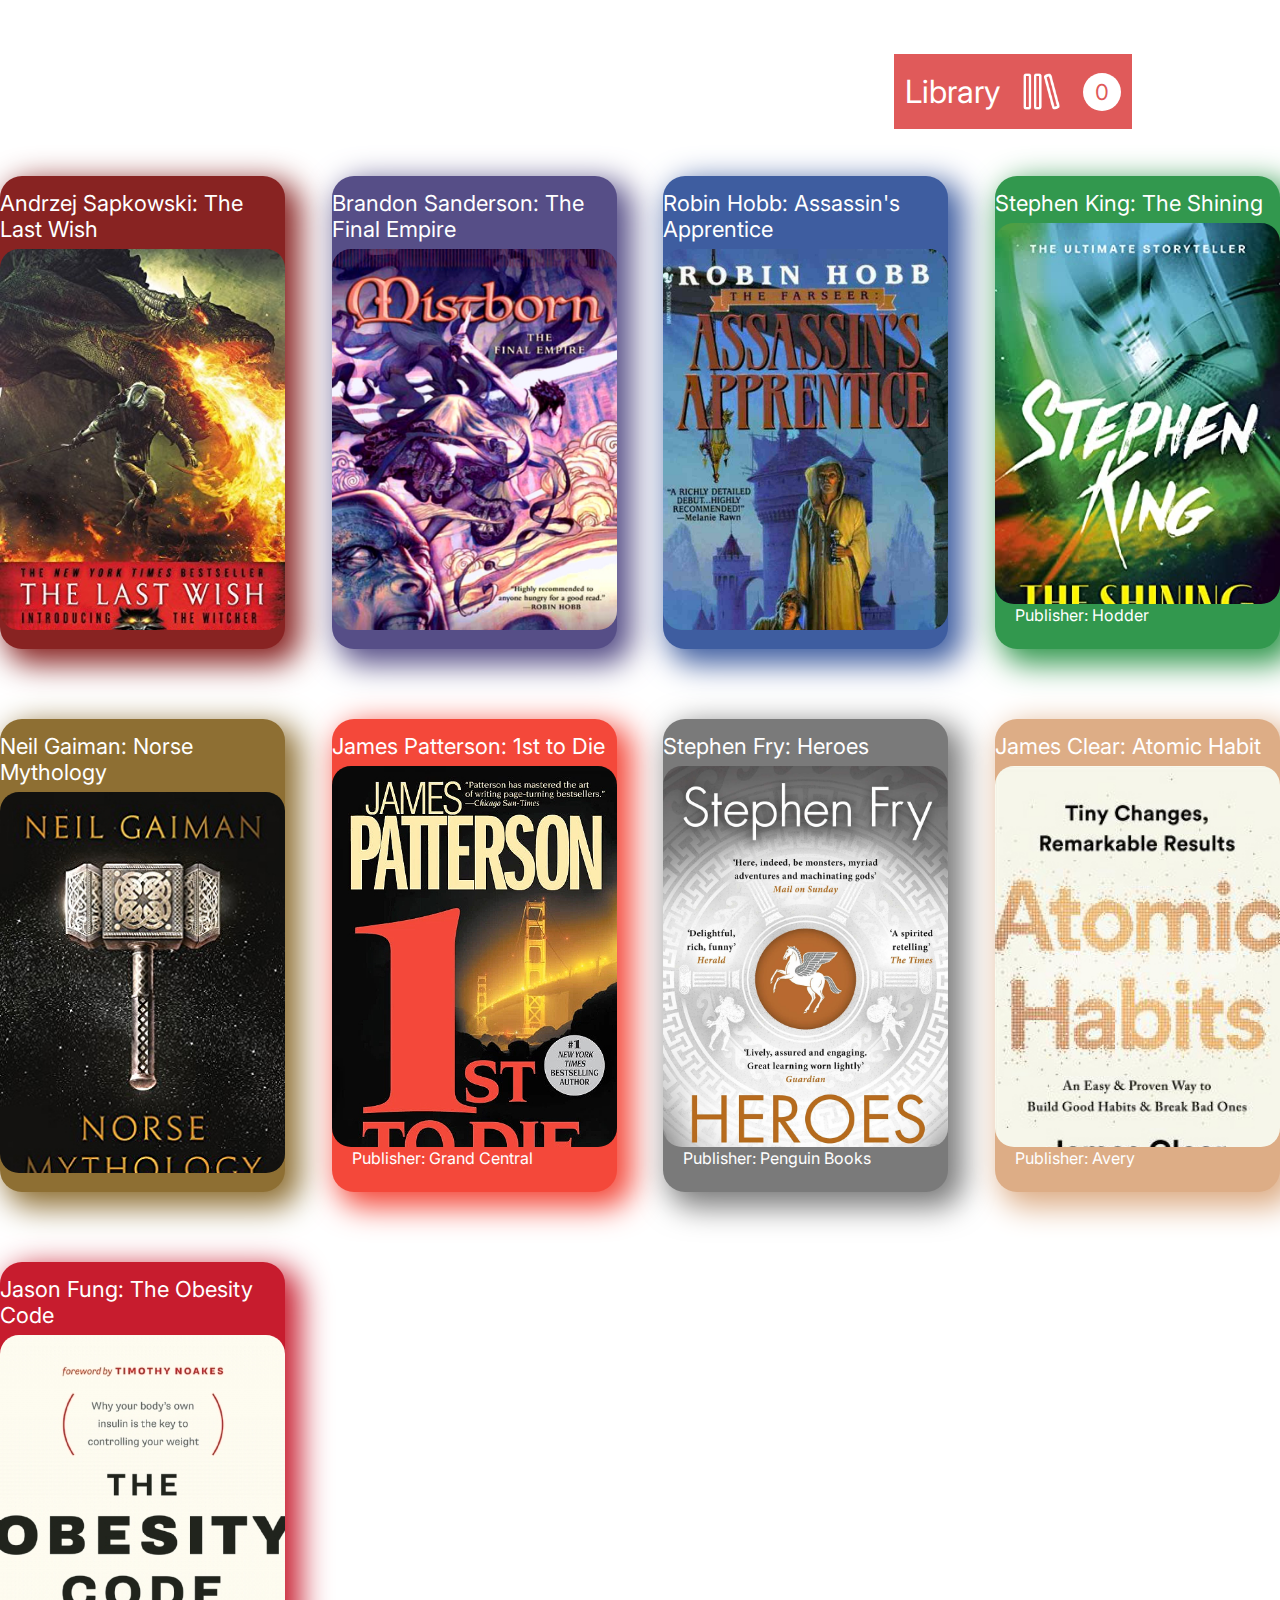
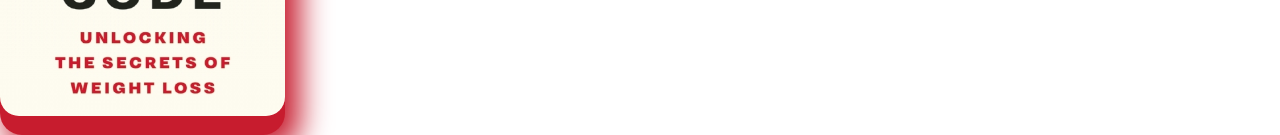
<file: index.html>
<!DOCTYPE html>
<html lang="en">
<head>
    <meta charset="UTF-8">
    <meta name="viewport" content="width=device-width, initial-scale=1.0">
    <link rel="stylesheet" href="style.css">
    <script src="script.js" defer></script>
    <title>Library OOP</title>
</head>
<body>
    <div class="library-btn">
        <p>Library</p>
        <img src="Images/music-album (2).png" alt="">
        <div class="circle">
            <p>4</p>
        </div>
    </div>
    <div class="book-container"></div>
    
    <div class="blur"></div>

    <div class="library-container">
        <div class="library-books">
            <div class="library-book">
                <img src="Images/final empire.jpg" alt="">
                <div class="library-info">
                    <p>Author: Brandon Sanderson</p>
                    <p>Title: The Final Empire</p>
                    <p>Publisher: Gollancz</p>
                    <p>Pages: 650</p>
                </div>
                <div class="library-gernes">
                    <p>Gernes:</p>
                    <div>
                        <span>Fiction</span>
                        <span>High Fantasy</span>
                        <span>Fantasy</span>
                    </div>
                </div>
                <img src="Images/remove (1).png" alt="">
            </div>
        </div>
        <div class="bottom-container">
            <h4>Books Total: 4</h4>
            <button class="loan-btn">Loan</button>
        </div>
    </div>
</body>
</html>
</file>
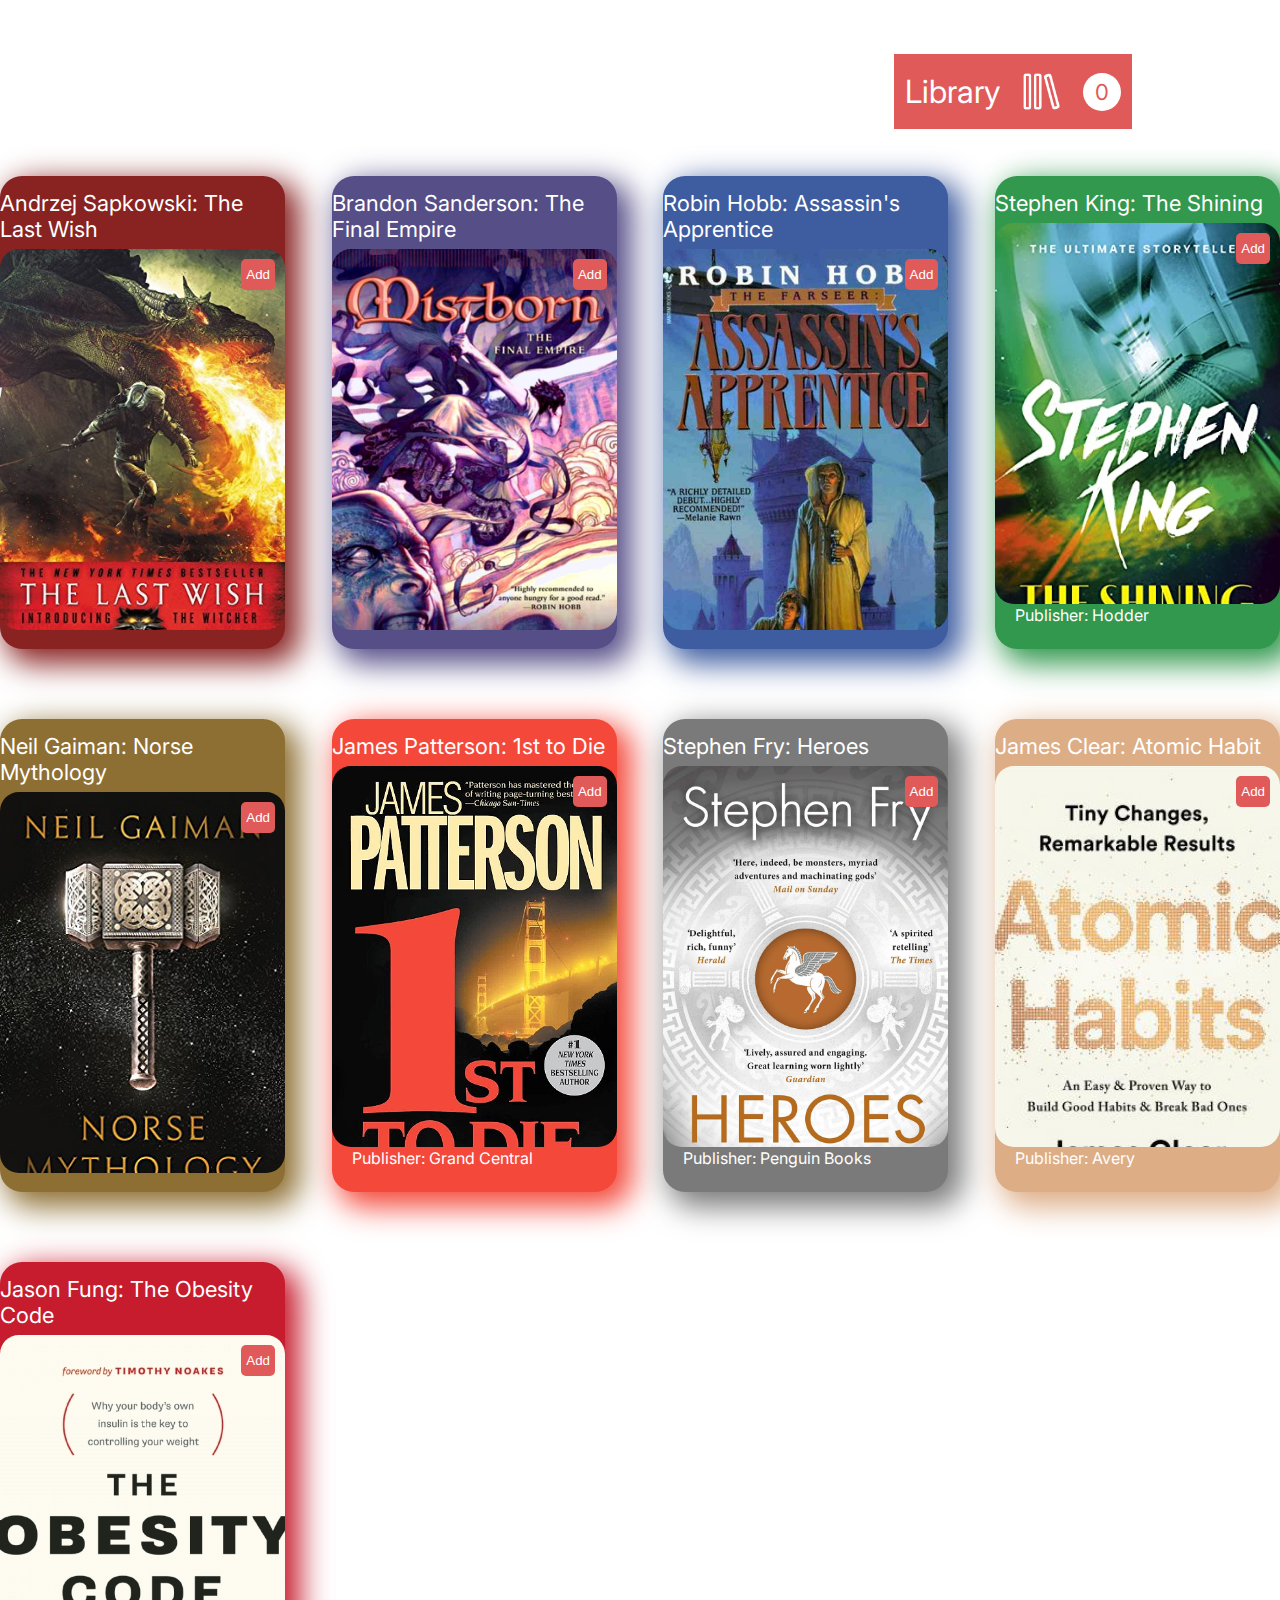
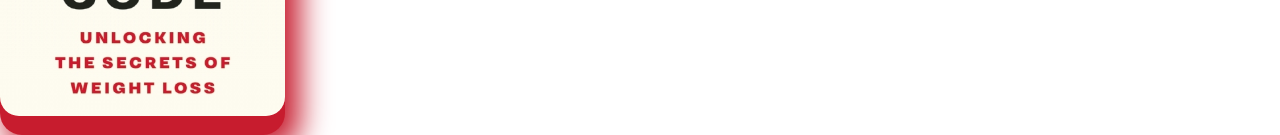
<file: 2.0/homepage.html>
<!DOCTYPE html>
<html lang="en">
<head>
    <meta charset="UTF-8">
    <meta name="viewport" content="width=device-width, initial-scale=1.0">
    <link rel="stylesheet" href="stylesheet.css">
    <link rel="stylesheet" href="reviews.css">
    <script src="app.js" defer></script>
    <title>Library OOP App</title>
</head>
<body>
    <div class="library-btn">
        <p>Library</p>
        <img src="\Images\music-album (2).png" alt="">
        <div class="circle">
            <p>0</p>
        </div>
    </div>
    <div class="book-container"></div>
    
    <div class="blur"></div>

    <div class="library-container">
        <div class="library-books"></div>
        <div class="bottom-container">
            <h4>Books Total: 0</h4>
            <button class="loan-btn">Loan</button>
        </div>
    </div>

    <div class="detail-container">
        <!-- <div class="top-container">
            <div class="left-side-container">
                <img src="/Images/assassins apprentice.jpg" alt="">
            </div>
    
            <div class="middle-container">
                <h2>Assassin's Apprentice</h2>
                <h4>Robin Hobb</h4>
    
                <div class="rating-container">
                    <div class="star-container">
                        <img src="/Images/star systen.png" alt="">
                    </div>
                    <div class="based-container">
                        <p>4.18</p>
                        <p>Based on <br> 325 ratings</p>
                    </div>
                </div>
    
                <div class="resume">
                    <p>In a faraway land where members of the royal family are named for the virtues they embody, one young boy will become a walking enigma.
                        <br>
                        <br>
                    Born on the wrong side of the sheets, Fitz, son of Chivalry Farseer, is a royal bastard, cast out into the world, friendless and lonely. Only his magical link with animals - the old art known as the Wit - gives him solace and companionship. But the Wit, if used too often, is a perilous magic, and one abhorred by the nobility.
                        <br>
                        <br>
                    So when Fitz is finally adopted into the royal household, he must give up his old ways and embrace a new life of weaponry, scribing, courtly manners; and how to kill a man secretly, as he trains to become a royal assassin.</p>
                </div>
                <div class="buy-container">
                    <button class="buy-btn">Buy: Assassin's Apprentice</button>
                    <div>
                        <p>Saxo.com | Paperback</p>
                    </div>
                </div>
            </div>
    
            <div class="right-side-container">
                <p>Pages: 400</p>
                <p style="margin-top: 30px;">Publisher: Gollancz</p>
                <p style="margin-top: 30px;">Gernes:</p>
                <div>
                    <span>Fantasy</span>
                    <span style="margin-top: 10px;">High Fantasy</span>
                    <span style="margin-top: 10px;">Fiction</span>
                </div>
            </div>
        </div>
        <div class="review-container">
            <div class="overall-review-box">
                <h4>Reveiws and ratings</h4>
                <div class="score-container">
                    <h1>4.18</h1>
                    <div>
                        <div>
                            <div class="star-slider"></div>
                            <img src="/Images/medium star.png" alt="">
                        </div>
                        <small>Based on 325 ratings</small>
                    </div>
                </div>
                <div class="slider-container">
                    <div class="slider-box">
                        <div>
                            <p>Story</p>
                            <p>4.1</p>
                        </div>
                        <div class="slider-grey">
                            <div class="slider story"></div>
                        </div>
                    </div>

                    <div class="slider-box">
                        <div>
                            <p>Character</p>
                            <p>4.5</p>
                        </div>
                        <div class="slider-grey">
                            <div class="slider char"></div>
                        </div>
                    </div>

                    <div class="slider-box">
                        <div>
                            <p>Tone</p>
                            <p>2.9</p>
                        </div>
                        <div class="slider-grey">
                            <div class="slider tone"></div>
                        </div>
                    </div>
                </div>
            </div>

            <div class="review-box">
                <h2>Kim, Frankfurt</h2>
                <div>
                    <div></div>
                    <img src="/Images/medium star.png" alt="">
                </div>
                <h4>Lorem ipsum dolor sit amet, consectetur adipiscing elit.</h4>
                <p>Nulla id egestas neque, vel aliquet enim. Fusce egestas, elit at venenatis scelerisque, ex velit fermentum lectus, malesuada tincidunt ligula diam ac mi. Fusce pellentesque iaculis arcu, quis eleifend justo luctus nec. Sed feugiat ac ligula a sodales. Quisque dapibus vehicula aliquet. Sed quam dui, porttitor vel sapien ac, suscipit sollicitudin nunc</p>
                <textarea name="comment" id="comment" placeholder="comment..."></textarea>
            </div>

            <div class="review-box">
                <h2>Julia, Berlin</h2>
                <div>
                    <div></div>
                    <img src="/Images/medium star.png" alt="">
                </div>
                <h4>Lorem ipsum, dolor sit amet consectetur adipisicing elit.</h4>
                <p>Vestibulum non viverra sapien. In velit felis, tincidunt eget leo nec, fringilla facilisis lectus. Class aptent taciti sociosqu ad litora torquent per conubia nostra, per inceptos himenaeos. Interdum et malesuada fames ac ante ipsum primis in faucibus. Interdum et malesuada fames ac ante ipsum primis in faucibus. Quisque faucibus dui in efficitur aliquam. Aenean malesuada efficitur nisl, sit amet sodales metus hendrerit et. Praesent nec ultrices neque, quis congue nisi. Donec ornare elit sed tempor pretium.</p>
                <textarea name="comment" id="comment" cols="30" rows="10" placeholder="comment..."></textarea>
            </div>

            <div class="review-box"></div>

            <div class="review-box"></div>

            <div class="review-box"></div>
        </div> -->
    </div>
</body>
</html>
</file>
<file: style.css>
@import url('https://fonts.googleapis.com/css2?family=Inter:wght@100..900&display=swap');

* {
  box-sizing: border-box;
}

body {
  font-family: 'Inter', sans-serif;
  height: 100vh;
  margin: 0;
  display: flex;
  justify-content: center;
  position: relative;
}

.book-container {
    width: 1608px;
    margin-top: 176px;
    display: flex;
    flex-wrap: wrap;
    justify-content: space-between;
}

.book {
    width: 321px;
    height: 473px;
    border-radius: 22px;
    position: relative;
    display: flex;
    flex-direction: column;
    align-items: center;
    flex-basis: 20.01%;
    margin-bottom: 70px;
}

.book h3 {
    font-size: 22px;
    color: #fff;
    margin: 14px 0 7px 0;
    width: 285px;
    font-weight: 400;
}

.book img {
    width: 285px;
    height: 100%;
    border-radius: 19px;
    object-fit: cover;
    object-position: 0 0%;
}

.img-container {
    max-height: 381px;
    transition: max-height 0.15s ease;
    z-index: 2;
}

.book:hover {
    .img-container {
        max-height: 246px !important;
    }
}

/* info box */

.info {
    position: absolute;
    z-index: 1;
    bottom: 17px;
    left: 20px;
    height: 113px;
    display: flex;
    flex-direction: column;
}

.info p {
    margin: 0;
    color: #fff;
}

.info span {
    background-color: #fff;
    color: #564E87;
    border-radius: 9px;
    font-size: 15px;
    padding: 1px 10px;
    margin-left: 5px;
}

.gerne-container {
    display: flex;

}

.span-container span:nth-child(-n + 2) {
    margin-bottom: 8px;
}

.span-container {
    width: 222px;
    display: flex;
    flex-wrap: wrap;
}

.lastP p {
    margin-top: 8px;
}

/* Library Btn */

.library-btn {
    position: fixed;
    width: 238px;
    height: 75px;
    background-color: #E05A5A;
    color: #fff;
    display: flex;
    align-items: center;
    justify-content: space-around;
    top: 54px;
    right: 148px;
    z-index: 4;
}

.library-btn:hover {
    transition: transform 0.05s ease;
    transform: scale(1.1);
}

.library-btn p {
    margin: 0;
    font-size: 32px;
}

.library-btn img {
    width: 41px;
    height: 41px;
}

.library-btn div {
    width: 38px;
    height: 38px;
    border-radius: 50%;
    background-color: #fff;
    display: flex;
    justify-content: center;
    align-items: center;
}

.library-btn div p {
    margin: 0;
    font-size: 22px;
    color: #E05A5A;
}

.blur {
    backdrop-filter: blur(5px);
    display: none;
    height: 100%;
    width: 100%;
    position: absolute;
    z-index: 3;
}

.blur.active {
    display: block;
}

/* library */

.library-container {
    position: absolute;
    width: 1376px;
    height: 768px;
    background-color: #E05A5A;
    left: 272px;
    top: 80px;
    display: flex;
    flex-direction: column;
    align-items: center;
    justify-content: space-around;
    z-index: 5;
    display: none;
}

.library-books {
    overflow: auto;
    background-color: #fff;
    padding: 41px 50px;
    width: 1192px;
    height: 517px;
    display: flex;
    flex-direction: column;
    margin-top: 70px;
}

.library-book {
    width: 100%;
    height: 167px;
    display: flex;
    justify-content: space-between;
    align-items: center;
    margin-top: 23px;
}

.library-book p {
    margin: 0;
}

.library-books div:first-of-type {
    margin: 0;
}

.library-book img:first-of-type {
    height: 100%;
}

.library-book img:last-of-type {
    height: 58px;
}

.library-info {
    height: 100%;
    padding: 15px 0;
    display: flex;
    flex-direction: column;
    justify-content: space-between;
    font-size: 22px;
}

.library-gernes {
    font-size: 22px;
    align-self: flex-start;
    margin-top: 15px;
}

.library-gernes div {
    display: flex;
    flex-wrap: wrap;
    width: 258px;
    justify-content: space-between;
}

.library-gernes div span {
    background-color: #E05A5A;
    padding: 2px 8px;
    border-radius: 8px;
    margin-top: 6px;
    color: #fff;
}

.library-gernes div span:last-of-type {
    margin-top: 10px;
}

/* loan-btn */

.bottom-container {
    display: flex;
    align-items: center;
}

.loan-btn {
    background-color: #fff;
    border: none;
    color: #E05A5A;
    padding: 15px 60px;
    font-size: 25px;
    margin-left: 30px;
}

.bottom-container h4 {
    margin: 0;
    font-weight: 400;
    font-size: 25px;
    color: #fff;
}
</file>
<file: 2.0/stylesheet.css>
@import url('https://fonts.googleapis.com/css2?family=Inter:wght@100..900&display=swap');

* {
  box-sizing: border-box;
}

body {
  font-family: 'Inter', sans-serif;
  height: 100vh;
  margin: 0;
  display: flex;
  justify-content: center;
  position: relative;
}

.book-container {
    width: 1608px;
    margin-top: 176px;
    display: flex;
    flex-wrap: wrap;
    justify-content: space-between;
}

.book {
    width: 321px;
    height: 473px;
    border-radius: 22px;
    position: relative;
    display: flex;
    flex-direction: column;
    align-items: center;
    flex-basis: 20.01%;
    margin-bottom: 70px;
}

.book h3 {
    font-size: 22px;
    color: #fff;
    margin: 14px 0 7px 0;
    width: 285px;
    font-weight: 400;
}

.book img {
    width: 285px;
    height: 100%;
    border-radius: 19px;
    object-fit: cover;
    object-position: 0 0%;
}

.img-container {
    max-height: 381px;
    transition: max-height 0.15s ease;
    z-index: 2;
    position: relative;
}

.img-container button {
    position: absolute;
    top: 10px;
    right: 10px;
    background-color: #E05A5A;
    color: #fff;
    border: none;
    padding: 8px 5px;
    border-radius: 5px;
}

.img-container button:hover {
    transition: transform 0.05s ease;
    transform: scale(1.1);
}

.book:hover {
    .img-container {
        max-height: 246px !important;
    }
}

/* info box */

.info {
    position: absolute;
    z-index: 1;
    bottom: 17px;
    left: 20px;
    height: 113px;
    display: flex;
    flex-direction: column;
}

.info p {
    margin: 0;
    color: #fff;
}

.info span {
    background-color: #fff;
    color: #564E87;
    border-radius: 9px;
    font-size: 15px;
    padding: 1px 10px;
    margin-left: 5px;
}

.gerne-container {
    display: flex;

}

.span-container span:nth-child(-n + 2) {
    margin-bottom: 8px;
}

.span-container {
    width: 222px;
    display: flex;
    flex-wrap: wrap;
}

.lastP p {
    margin-top: 8px;
}

/* Library Btn */

.library-btn {
    position: fixed;
    width: 238px;
    height: 75px;
    background-color: #E05A5A;
    color: #fff;
    display: flex;
    align-items: center;
    justify-content: space-around;
    top: 54px;
    right: 148px;
    z-index: 4;
}

.library-btn:hover {
    transition: transform 0.05s ease;
    transform: scale(1.1);
}

.library-btn p {
    margin: 0;
    font-size: 32px;
}

.library-btn img {
    width: 41px;
    height: 41px;
}

.library-btn div {
    width: 38px;
    height: 38px;
    border-radius: 50%;
    background-color: #fff;
    display: flex;
    justify-content: center;
    align-items: center;
}

.library-btn div p {
    margin: 0;
    font-size: 22px;
    color: #E05A5A;
}

.blur {
    backdrop-filter: blur(5px);
    display: none;
    height: 100%;
    width: 100%;
    position: absolute;
    z-index: 3;
}

.blur.active {
    display: block;
}

/* library */

.library-container {
    position: absolute;
    width: 1376px;
    height: 768px;
    background-color: #E05A5A;
    left: 272px;
    top: 80px;
    display: flex;
    flex-direction: column;
    align-items: center;
    justify-content: space-around;
    z-index: 5;
    display: none;
}

.library-container.active {
    display: flex;
}

.library-books {
    overflow: auto;
    background-color: #fff;
    padding: 41px 50px;
    width: 1192px;
    height: 517px;
    display: flex;
    flex-direction: column;
    margin-top: 70px;
}

.library-book {
    width: 100%;
    height: 167px;
    display: flex;
    justify-content: space-between;
    align-items: center;
    margin-top: 23px;
}

.library-book p {
    margin: 0;
}

.library-books div:first-of-type {
    margin: 0;
}

.library-book img:first-of-type {
    height: 100%;
}

.library-book img:last-of-type {
    height: 58px;
}

.library-info {
    height: 100%;
    padding: 15px 0;
    display: flex;
    flex-direction: column;
    justify-content: space-between;
    font-size: 22px;
}

.library-gernes {
    font-size: 22px;
    align-self: flex-start;
    margin-top: 15px;
}

.library-gernes div {
    display: flex;
    flex-wrap: wrap;
    width: 258px;
}

.library-gernes div span {
    background-color: #E05A5A;
    padding: 2px 8px;
    border-radius: 8px;
    margin-top: 6px;
    color: #fff;
}

.library-gernes div span:nth-child(2) {
    margin-left: 10px;
}

.library-gernes div span:last-of-type {
    margin-top: 10px;
}

/* loan-btn */

.bottom-container {
    display: flex;
    align-items: center;
}

.loan-btn {
    background-color: #fff;
    border: none;
    color: #E05A5A;
    padding: 15px 60px;
    font-size: 25px;
    margin-left: 30px;
}

.bottom-container h4 {
    margin: 0;
    font-weight: 400;
    font-size: 25px;
    color: #fff;
}

/* Detail container */

.detail-container {
    width: 1200px;
    background-color: #E05A5A;
    position: absolute;
    top: 100px;
    border-radius: 10px;
    display: flex;
    flex-direction: column;
    padding: 15px;
    display: none;
}

/* top-container */

.top-container {
    display: flex;
    max-height: 800px;
    justify-content: space-between;
}

/* left-container */

.left-side-container {
    background-color: #fff;
    border-radius: 10px;
    padding: 10px;
}

.left-side-container img {
    border-radius: 10px;
    height: 500px;
}

/* middle-container */

.middle-container h2 {
    margin: 30px 0 0 0;
    font-size: 36px;
    font-weight: 400;
    color: #fff;
}

.middle-container h4 {
    font-size: 22px;
    font-weight: 400;
    margin: 10px 0 0 0;
    color: #fff;
}

/* rating system container */

.rating-container {
    display: flex;
    margin-top: 15px;
}

.star-container {
    position: relative;
}

.star-container img {
    width: 197px;
    background-color: #e2e2e2;
    border-radius: 10px;
}

.star-container div {
    position: absolute !important;
    top: 0px;
    left: 0px;
    background-color: #E05A5A;
    height: 100%;
    width: 50%;
}

.based-container {
    background-color: #fff;
    height: 45px;
    width: fit-content;
    display: flex;
    align-items: center;
    border-radius: 10px;   
    padding: 0 10px 0 10px;
    margin-left: 10px;
}

.based-container p:first-of-type {
    margin: 0;
    font-size: 20px;
}

.based-container p:last-of-type {
    margin: 0 0 0 10px;
    font-size: 12px;
    text-align: center;
}
/**/
.resume {
    width: 600px;
    color: #fff;
    font-size: 16px;
}

.resume p {
    margin: 20px 0 0 0;
}

.buy-container {
    display: flex;
    margin-top: 30px;
}

.buy-btn {
    height: 45px;
    background-color: #fff;
    border: none;
    border-radius: 10px;
    font-size: 16px;
    font-family: 'Inter', sans-serif;
    padding: 0 10px 0 10px;
}

.buy-container div {
    width: 191px;
    height: 45px;
    background-color: #fff;
    display: flex;
    align-items: center;
    justify-content: center;
    border-radius: 10px;
    margin-left: 10px;
}

.buy-container div p {
    margin: 0;
}

/* right-container */

.right-side-container {
    max-width: fit-content;
    margin: 40px 20px 0 0;
}

.right-side-container p {
    margin: 0;
    font-size: 20px;
    color: #fff;
}

.right-side-container span {
    font-size: 20px;
    padding: 5px 10px;
    background-color: #ffffff;
    border-radius: 10px;
    max-width: fit-content;
    color: #E05A5A;
}

.right-side-container div {
    display: flex;
    margin-top: 20px;
    flex-direction: column;
}
</file>
<file: 2.0/reviews.css>
.review-container {
    width: 100%;
    background-color: #564E87;
    margin-top: 20px;
    border-radius: 10px;
    padding: 0 15px 15px 15px;
    display: flex;
    flex-wrap: wrap;
    justify-content: space-between;
}

.overall-review-box {
    height: 333px;
    width: 366px;
    background-color: #fff;
    border-radius: 10px;
    margin-top: 15px;
    padding: 53px 19px 0 19px;
}

.overall-review-box h4 {
    margin: 0;
    font-size: 24px;
    font-weight: bold;
}

.overall-review-box h1 {
    margin: 0 10px 0 0;
    font-size: 48px;
    font-weight: 400;
}

.overall-review-box small {
    margin: 0 0 0 3px;
    font-size: 11px;
    color: #707070;
}

.score-container {
    display: flex;
    align-items: center;
}

.score-container div div {
    height: 25px;
    width: 133px;
    position: relative;
}

.star-slider-bg {
    background-color: #dbdbdb;
    position: absolute;
    top: 0;
    left: 0;
    height: 25px;
    width: 100%;
}

.star-slider {
    background-color: #10DAA9;
    position: absolute !important;
    top: 0;
    left: 0;
    height: 25px;
}

.score-container img {
    position: absolute;
    top: 0;
    left: 0;
    height: 25px;
    width: 133px;
}

.slider-container {
    border-top: 0.5px solid #E8E8E8;
    margin-top: 10px;
    width: 100%;
    height: 40px;
}

.slider-box {
    margin-top: 20px;
}

.slider-box p {
    margin: 0;
}

.slider-box div:first-of-type {
    display: flex;
    justify-content: space-between;
}

.slider-grey {
    width: 100%;
    background-color: #E8E8E8;
    height: 3px;
    border-radius: 10px;
    position: relative;
}

.slider {
    position: absolute;
    top: 0;
    left: 0;
    height: 3px;
    border-radius: 10px;
}

.story {
    background-color: #FD9F1E;
    width: 82%;
}

.char {
    background-color: #10DAA9;
    width: 90%;
}

.tone {
    background-color: #DA3612;
    width: 45%;
}

/* review-box */

.review-box {
    height: 333px;
    width: 366px;
    background-color: #fff;
    border-radius: 10px;
    margin-top: 15px;
    padding: 20px 14px;
    display: flex;
    flex-direction: column;
}

.review-box h2 {
    margin: 0;
    font-size: 13px;
    font-weight: 500;
}

.review-box h4 {
    margin: 10px 0 0 0;
    font-size: 14px;
    font-weight: 600;
}

.review-box p {
    margin: 5px 0 0 0;
    font-size: 11px;
    line-height: 15px;
}

.review-box textarea {
    width: 100%;
    background-color: #b0b0b0;
    border: none;
    border-radius: 10px;
    resize: none;
    height: 100%;
    margin-top: 10px;
}

.review-box div {
    height: 14px;
    width: 70px;
    position: relative;
}

.review-box div div {
    height: 14px;
    width: 70px;
    background-color: #10DAA9;
    position: absolute;
    top: 0;
    left: 0;
}

.review-box img {
    height: 14px;
    width: 70px;
    position: absolute;
    top: 0;
    left: 0;
}
</file>
